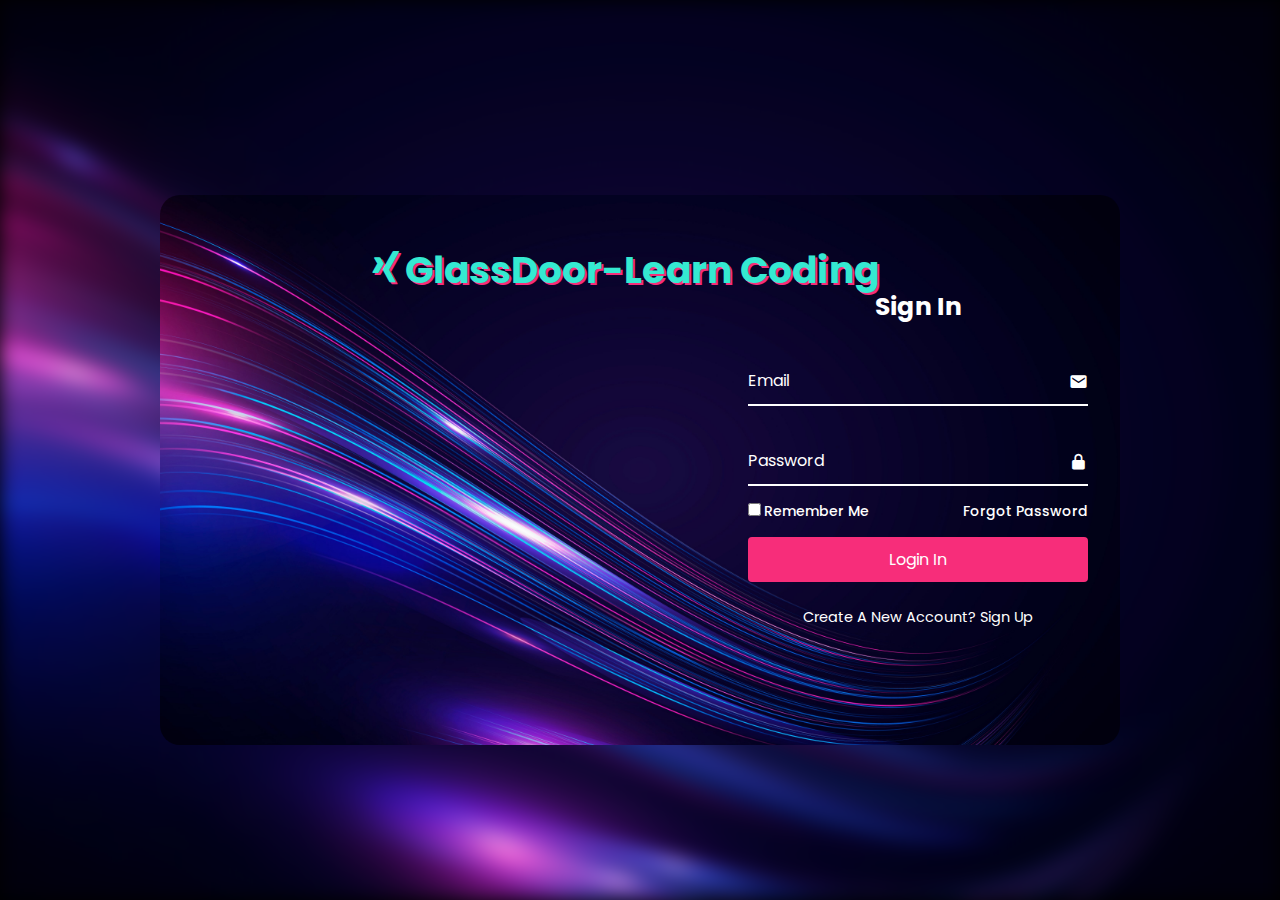
<file: Task_2/index.html>
<!DOCTYPE html>
<html lang="en">
<head>
    <title>Hash Techie Official</title>
    <link rel="stylesheet" href="style.css">
    <link href='https://unpkg.com/boxicons@2.1.4/css/boxicons.min.css' rel='stylesheet'>
</head>
<body>
    
    
    <!-- LOGIN FORM CREATION -->
    <div class="background"></div>
    <div class="container">
        <div class="item">
            <h2 class="logo"><i class='bx bxl-xing'></i>GlassDoor-Learn Coding</h2>
            </div>
            
        
        <div class="login-section">
            <div class="form-box login">
                <form action="">
                    <h2>Sign In</h2>
                    <div class="input-box">
                        <span class="icon"><i class='bx bxs-envelope'></i></span>
                        <input type="email" required>
                        <label >Email</label>
                    </div>
                    <div class="input-box">
                        <span class="icon"><i class='bx bxs-lock-alt' ></i></span>
                        <input type="password" required>
                        <label>Password</label>
                    </div>
                    <div class="remember-password">
                        <label for=""><input type="checkbox">Remember Me</label>
                        <a href="#">Forgot Password</a>
                    </div>
                    <button class="btn">Login In</button>
                    <div class="create-account">
                        <p>Create A New Account? <a href="#" class="register-link">Sign Up</a></p>
                    </div>
                </form>
            </div>
            <div class="form-box register">
                <form action="">

                    <h2>Sign Up</h2>

                    <div class="input-box">
                        <span class="icon"><i class='bx bxs-user'></i></span>
                        <input type="text" required>
                        <label >Username</label>
                    </div>
                    <div class="input-box">
                        <span class="icon"><i class='bx bxs-envelope'></i></span>
                        <input type="email" required>
                        <label >Email</label>
                    </div>
                    <div class="input-box">
                        <span class="icon"><i class='bx bxs-lock-alt' ></i></span>
                        <input type="password" required pattern=".{8,}" title="Password must be at least 8 characters long">
                        <label>Password</label>
                    </div>
                    <div class="remember-password">
                        <label for=""><input type="checkbox">I agree with this statment</label>
                    </div>
                    <button class="btn">Login In</button>
                    <div class="create-account">
                        <p>Already Have An Account? <a href="#" class="login-link">Sign In</a></p>
                    </div>
                </form>
            </div>
        </div>
    </div>
     <!-- SIGN UP FORM CREATION -->

    <script src="index.js"></script>
</body>

</html>
</file>
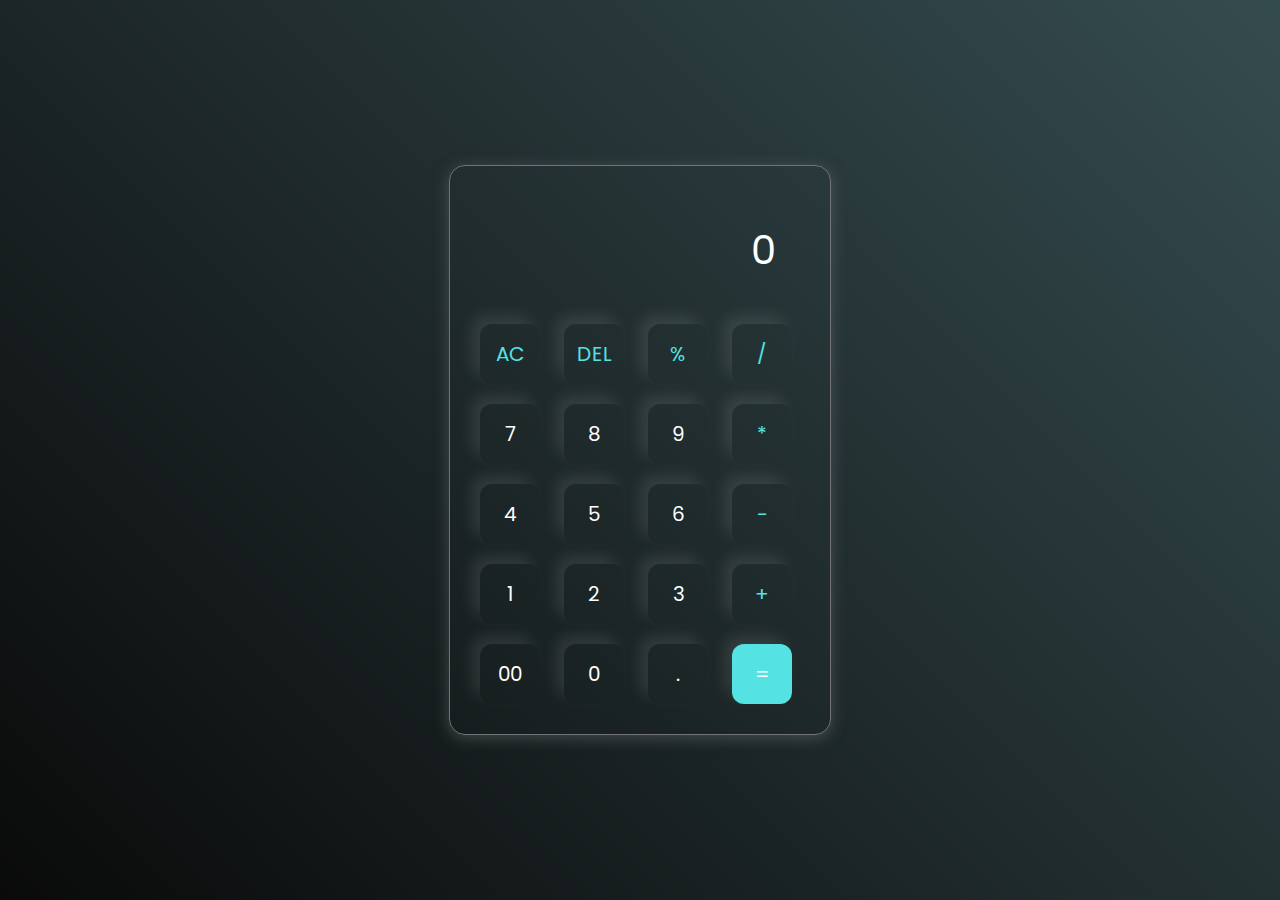
<file: Task_3/index.html>
<!DOCTYPE html>
<html lang="en">

<head>
    <meta charset="UTF-8" />
    <meta http-equiv="X-UA-Compatible" content="IE=edge" />
    <meta name="viewport" content="width=device-width, initial-scale=1.0" />
    <link rel="stylesheet" href="style.css" />
    <title>Calculator</title>
</head>

<body>
    <div class="container">
        <div class="calculator">
            <input type="text" id="inputBox" placeholder="0" />
            <div>
                <button class="button operator">AC</button>
                <button class="button operator">DEL</button>
                <button class="button operator">%</button>
                <button class="button operator">/</button>
            </div>
            <div>
                <button class="button">7</button>
                <button class="button">8</button>
                <button class="button">9</button>
                <button class="button operator">*</button>
            </div>
            <div>
                <button class="button">4</button>
                <button class="button">5</button>
                <button class="button">6</button>
                <button class="button operator">-</button>
            </div>
            <div>
                <button class="button">1</button>
                <button class="button">2</button>
                <button class="button">3</button>
                <button class="button operator">+</button>
            </div>

            <div>
                <button class="button">00</button>
                <button class="button">0</button>
                <button class="button">.</button>
                <button class="button equalBtn">=</button>
            </div>
        </div>
    </div>

    <script src="index.js"></script>
</body>

</html>
</file>
<file: Task_2/style.css>
@import url('https://fonts.googleapis.com/css2?family=Poppins:ital,wght@0,300;0,400;0,500;1,500&display=swap');
*{
    margin: 0;
    padding: 0;
    box-sizing: border-box;
    font-family: "poppins",sans-serif;
    
    
}
body{
    height: 100vh;
    width: 100%;
    background: #000;
    
  
}
.background{
    background: url(background1.jpg) no-repeat;
    background-position: center;
    background-size:cover ;
    height: 100vh;
    width: 100%;
    filter: blur(10px);
}


.container{
    position: absolute;
    left: 50%;
    top: 50%;
    transform: translate(-50%,-50%);
    width: 75%;
    height: 550px;
    margin-top: 20px;
    background: url(background1.jpg) no-repeat;
    background-position: center;
    background-size:cover ;
    border-radius: 20px;
    overflow: hidden;
    
    
}
.item{
   margin-top: 2rem;
    position: absolute;
    top: 0;
    left: 0;
    width: 58%;
    height: 100%;
    color: rgb(53, 233, 209);
    background: transparent;
    padding:15px;
    display: flex;
    font-size: 25px;
    margin-left: 12rem;
    text-shadow:2px 2px #f72d7a;
    
    


}









.container .login-section{
    position: absolute;
    top: 0;
    right: 0;
    width: calc(100% - 58%);
    height: 100%;
    color: #fff;
    /* backdrop-filter: blur(10px); */
}

.login-section .form-box{
    position: absolute;
    display: flex;
    justify-content: center;
    align-items: center;
    width: 100%;
    height: 100%;
    
}
.login-section .form-box.register{
    transform: translateX(430px);
    transition: transform .6s ease;
    transition-delay: 0s;
}
.login-section.active .form-box.register{
    transform: translateX(0px);
    transition-delay: .7s;
}

.login-section .form-box.login{
    transform: translateX(0px);
    transition: transform .6s ease;
    transition-delay: 0.7s;
}
.login-section.active .form-box.login{
    transform: translateX(430px);
    transition-delay: 0s;
}



.login-section .form-box h2{
    text-align: center;
    font-size: 25px;
}

.form-box .input-box{
    width: 340px;
    height: 50px;
    border-bottom: 2px solid#fff;
    margin: 30px 0;
    position: relative;
}
.input-box input{
    width: 100%;
    height: 100%;
    background: transparent;
    border: none;
    outline: none;
    font-size: 16px;
    padding-right: 28px;
    color: white;


}
.input-box label{
    position: absolute;
    top: 50%;
    left: 0;
    transform: translateY(-50%);
    font-size: 16px;
    font-weight: 600px;
    pointer-events: none;
    transition: .5s ease;

}
.input-box .icon{
    position: absolute;
    top: 13px;
    right: 0;
    font-size: 19px;
}
.input-box input:focus~ label,
.input-box input:valid~ label{
    top: -5px;
}
.remember-password{
    font-size: 14px;
    font-weight: 500;
    margin: -15px 0 15px ;
    display: flex;
    justify-content: space-between;
}
.remember-password label input{
    accent-color: #fff;
    margin-right: 3px;

}
.remember-password a{
    color: #fff;
    text-decoration: none;
}
.remember-password a:hover{
    text-decoration: underline;
}
.btn{
    background: #fff;
    width: 100%;
    height: 45px;
    outline: none;
    border: none;
    border-radius: 4px;
    cursor: pointer;
    background: #f72d7a;
    font-size: 16px;
    color: #fff;
    box-shadow: rgba(0,0,0,0.4);

}
.create-account{
    font-size: 14.5px;
    text-align: center;
    margin: 25px;
}
.create-account p a{
    color: #fff;
    font-weight: 600px;
    text-decoration: none;
}
.create-account p a:hover{
    text-decoration: underline;
}
</file>
<file: Task_3/style.css>
@import url('https://fonts.googleapis.com/css2?family=Poppins:wght@500&display=swap');

*{
    margin: 0;
    padding: 0;
    box-sizing: border-box;
    font-family: 'Poppins', sans-serif;
}

body{
    width: 100%;
    height: 100vh;
    display: flex;
    justify-content: center;
    align-items: center;
    background: linear-gradient(45deg, #0a0a0a, #354c4f);
}

.calculator{
    border: 1px solid #717377;
    padding: 20px;
    border-radius: 16px;
    background: transparent;
    box-shadow: 0px 3px 15px rgba(113, 115, 119, 0.5);

}

input{
    width: 320px;
    border: none;
    padding: 24px;
    margin: 10px;
    background: transparent;
    box-shadow: 0px 3px 15px rgbs(84, 84, 84, 0.1);
    font-size: 40px;
    text-align: right;
    cursor: pointer;
    color: #ffffff;
}

input::placeholder{
    color: #ffffff;
}

button{
    border: none;
    width: 60px;
    height: 60px;
    margin: 10px;
    border-radius: 12px;
    
    background: transparent;
    color: #ffffff;
    font-size: 20px;
    box-shadow: -8px -8px 15px rgba(255, 255, 255, 0.1);
    cursor: pointer;
}

.equalBtn{
    background-color: #54e2e2;
}

.operator{
    color: #54e2e2;
}
</file>
